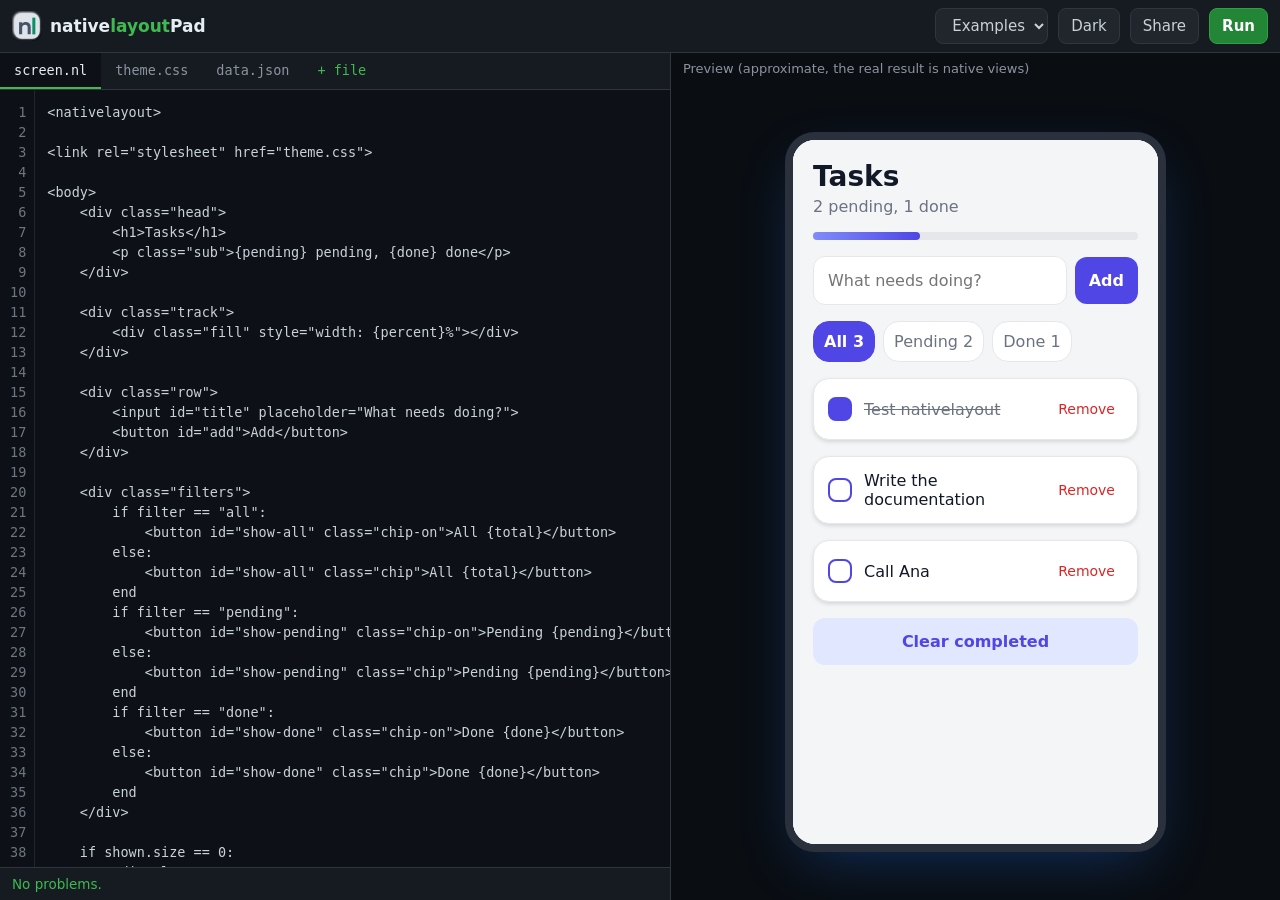
<file: pad/index.html>
<!doctype html>
<!--
  Author: Adilson C. Rafael (adilson889)
  Date: 2026-10-22

  This Source Code Form is subject to the terms of the Mozilla Public
  License, v. 2.0. If a copy of the MPL was not distributed with this
  file, You can obtain one at https://mozilla.org/MPL/2.0/.
-->
<html lang="en">
<head>
<meta charset="utf-8">
<meta name="viewport" content="width=device-width, initial-scale=1">
<meta name="description" content="NativeLayoutPad: write a .nl screen and see it live in your browser.">
<title>NativeLayoutPad</title>
<link rel="icon" href="data:image/svg+xml,%3Csvg xmlns='http://www.w3.org/2000/svg' viewBox='0 0 100 100'%3E%3Crect x='6' y='6' width='88' height='88' rx='26' fill='%23DFE4EB'/%3E%3Cpath fill='%2344546A' d='M33 70V40h7v3c1.6-2.2 4.8-3.4 8-3.4 7 0 11.5 4.2 11.5 11.2V70h-7V52c0-3.500-2-5.800-5.200-5.800-4.400 0-7.300 2.500-7.300 6.800V70z'/%3E%3Crect x='64' y='28' width='7' height='42' fill='%230C8F65'/%3E%3C/svg%3E">
<style>
*{box-sizing:border-box}
html,body{height:100%;margin:0}
body{background:#0D1117;color:#C9D1D9;font-family:system-ui,-apple-system,'Segoe UI',Roboto,sans-serif;font-size:15px;display:flex;flex-direction:column;overflow:hidden}
button,select{font:inherit;color:inherit}
.bar{display:flex;align-items:center;gap:10px;padding:8px 12px;background:#161B22;border-bottom:1px solid #30363D;flex-wrap:wrap}
.brand{display:flex;align-items:center;gap:8px;font-weight:700;font-size:17px;color:#E6EDF3;margin-right:auto}
.brand b{color:#3FB950}
.brand a{display:flex}
.btn{background:#21262D;border:1px solid #30363D;border-radius:8px;padding:7px 12px;cursor:pointer;min-height:36px}
.btn:hover{border-color:#8B949E}
.btn.on{background:#1F6FEB;border-color:#1F6FEB;color:#fff}
.btn.go{background:#238636;border-color:#2EA043;color:#fff;font-weight:600}
select.btn{padding-right:6px}
.main{flex:1;min-height:0;display:flex}
.pane{display:flex;flex-direction:column;min-width:0;min-height:0}
.ed{flex:1.1;border-right:1px solid #30363D}
.pv{flex:1;background:#0A0E13;align-items:center}
.tabs{display:flex;align-items:flex-end;background:#161B22;border-bottom:1px solid #30363D;overflow-x:auto;flex:none}
.tab{display:flex;align-items:center;gap:6px;padding:9px 14px;color:#8B949E;cursor:pointer;white-space:nowrap;border-bottom:2px solid transparent;font-family:ui-monospace,Menlo,Consolas,monospace;font-size:13.5px}
.tab.on{color:#E6EDF3;border-bottom-color:#3FB950;background:#0D1117}
.tab i{font-style:normal;color:#8B949E;padding:0 2px}
.tab i:hover{color:#F85149}
.tab.add{color:#3FB950}
.code{position:relative;flex:1;min-height:0;display:flex;background:#0D1117}
.gut{flex:none;overflow:hidden;padding:12px 8px 12px 10px;text-align:right;color:#6E7681;font-family:ui-monospace,Menlo,Consolas,monospace;font-size:13.5px;line-height:20px;user-select:none;background:#0D1117;border-right:1px solid #21262D}
.gut div.err{color:#fff;background:#DA3633;border-radius:3px}
.gut div.warn{color:#0D1117;background:#D29922;border-radius:3px}
textarea{flex:1;min-width:0;border:0;outline:0;resize:none;background:#0D1117;color:#C9D1D9;font-family:ui-monospace,Menlo,Consolas,monospace;font-size:13.5px;line-height:20px;padding:12px;white-space:pre;overflow:auto;tab-size:4}
.probs{flex:none;max-height:32%;overflow:auto;background:#161B22;border-top:1px solid #30363D;font-size:13.5px}
.probs .h{padding:6px 12px;color:#8B949E;font-size:12.5px;text-transform:uppercase;letter-spacing:.06em;position:sticky;top:0;background:#161B22}
.pr{display:flex;gap:10px;padding:7px 12px;cursor:pointer;border-top:1px solid #21262D}
.pr:hover{background:#1C2128}
.pr b{flex:none;font-family:ui-monospace,Menlo,Consolas,monospace;font-weight:600;color:#F85149}
.pr.w b{color:#D29922}
.pr small{display:block;color:#8B949E;margin-top:2px;font-family:ui-monospace,Menlo,Consolas,monospace;white-space:pre-wrap}
.ok{padding:8px 12px;color:#3FB950}
.pvh{display:flex;align-items:center;justify-content:space-between;width:100%;padding:8px 12px;color:#8B949E;font-size:13px;flex:none}
.stage{flex:1;min-height:0;width:100%;display:flex;align-items:center;justify-content:center;padding:12px}
.phone{height:100%;max-height:720px;aspect-ratio:9/17;max-width:100%;border:8px solid #2A313C;border-radius:30px;background:#fff;overflow:hidden;box-shadow:0 20px 60px -20px rgba(31,111,235,.4)}
.phone iframe{width:100%;height:100%;border:0;background:#fff;display:block}
.eng{color:#D29922}
.mtabs{display:none}
@media(max-width:820px){
  .main{flex-direction:column}
  .ed,.pv{flex:1;border:0}
  .mtabs{display:flex}
  body[data-v=code] .pv{display:none}
  body[data-v=view] .ed{display:none}
  .phone{max-height:none}
}
</style>
</head>
<body data-v="code">
<div class="bar">
  <div class="brand"><a href="../" title="nativelayout"><svg width="30" height="30" viewBox="3 3 94 94"><defs><filter id="sh" x="-30%" y="-30%" width="160%" height="160%"><feDropShadow dx="-3" dy="-3" stdDeviation="3" flood-color="#ffffff" flood-opacity=".9"/><feDropShadow dx="4" dy="5" stdDeviation="4" flood-color="#000" flood-opacity=".5"/></filter></defs><rect x="10" y="10" width="80" height="80" rx="24" fill="#DFE4EB" filter="url(#sh)"/><g transform="translate(50 50) scale(1.55) translate(-51 -49.8)"><path fill="#44546A" d="M35 66.7V42.2h6.2v2.4c1.4-1.9 4.3-3 7.1-3 6.2 0 10.2 3.7 10.2 9.9v15.2h-6.2V52.5c0-3.1-1.8-5.1-4.6-5.1-3.9 0-6.5 2.2-6.5 6V66.7z"/><rect x="61.8" y="32.9" width="6.1" height="33.8" fill="#0C8F65"/></g></svg></a><span>native<b>layout</b>Pad</span></div>
  <select id="ex" class="btn" aria-label="Examples"></select>
  <button id="dark" class="btn" title="Preview with the dark theme">Dark</button>
  <button id="share" class="btn">Share</button>
  <button id="run" class="btn go">Run</button>
</div>
<div class="tabs mtabs" id="mt"><div class="tab on" data-v="code">Code</div><div class="tab" data-v="view">Preview</div></div>
<div class="main">
  <div class="pane ed">
    <div class="tabs" id="tabs"></div>
    <div class="code"><div class="gut" id="gut"></div><textarea id="ta" spellcheck="false" autocapitalize="off" autocomplete="off" autocorrect="off"></textarea></div>
    <div class="probs" id="probs"></div>
  </div>
  <div class="pane pv">
    <div class="pvh"><span>Preview (approximate, the real result is native views)</span><span id="eng" class="eng"></span></div>
    <div class="stage"><div class="phone"><iframe id="fr" title="Preview" sandbox=""></iframe></div></div>
  </div>
</div>
<script src="nlweb.js"></script>
<script>
(function () {
  var EXAMPLES = {"Tasks": {"screen.nl": "<nativelayout>\n\n<link rel=\"stylesheet\" href=\"theme.css\">\n\n<body>\n    <div class=\"head\">\n        <h1>Tasks<\/h1>\n        <p class=\"sub\">{pending} pending, {done} done<\/p>\n    <\/div>\n\n    <div class=\"track\">\n        <div class=\"fill\" style=\"width: {percent}%\"><\/div>\n    <\/div>\n\n    <div class=\"row\">\n        <input id=\"title\" placeholder=\"What needs doing?\">\n        <button id=\"add\">Add<\/button>\n    <\/div>\n\n    <div class=\"filters\">\n        if filter == \"all\":\n            <button id=\"show-all\" class=\"chip-on\">All {total}<\/button>\n        else:\n            <button id=\"show-all\" class=\"chip\">All {total}<\/button>\n        end\n        if filter == \"pending\":\n            <button id=\"show-pending\" class=\"chip-on\">Pending {pending}<\/button>\n        else:\n            <button id=\"show-pending\" class=\"chip\">Pending {pending}<\/button>\n        end\n        if filter == \"done\":\n            <button id=\"show-done\" class=\"chip-on\">Done {done}<\/button>\n        else:\n            <button id=\"show-done\" class=\"chip\">Done {done}<\/button>\n        end\n    <\/div>\n\n    if shown.size == 0:\n        <div class=\"center\">\n            <p class=\"muted\">{empty}<\/p>\n        <\/div>\n    else:\n        for task in shown:\n            <div class=\"card\">\n                if task.done:\n                    <div class=\"box-on\"><\/div>\n                    <p class=\"t-done\">{task.title}<\/p>\n                else:\n                    <div class=\"box\"><\/div>\n                    <p class=\"t\">{task.title}<\/p>\n                end\n                <button class=\"remove\">Remove<\/button>\n            <\/div>\n        end\n    end\n\n    if done > 0:\n        <button id=\"clear\" class=\"ghost\">Clear completed<\/button>\n    end\n<\/body>\n\n<\/nativelayout>", "theme.css": ":root {\n        --bg: #F4F5F7;\n        --card: #FFFFFF;\n        --line: #E5E7EB;\n        --text: #111827;\n        --muted: #6B7280;\n        --accent: #4F46E5;\n        --accent-soft: #E0E7FF;\n        --danger: #DC2626;\n    }\n\n    @media (prefers-color-scheme: dark) {\n        :root {\n            --bg: #0F172A;\n            --card: #1E293B;\n            --line: #334155;\n            --text: #F1F5F9;\n            --muted: #94A3B8;\n            --accent-soft: #312E81;\n        }\n    }\n\n    body    { background: var(--bg); color: var(--text); padding: 1.25rem; gap: 1rem; }\n    p       { margin: 0; }\n    h1      { margin: 0; font-size: 1.75rem; font-weight: bold; }\n    .head   { gap: 0.25rem; }\n    .sub    { color: var(--muted); }\n    .muted  { color: var(--muted); }\n\n    .track  { background: var(--line); border-radius: 0.5rem; height: 0.5rem; }\n    .fill   { background: linear-gradient(90deg, #818CF8, #4F46E5); border-radius: 0.5rem; height: 0.5rem; }\n\n    .row    { flex-direction: row; align-items: center; gap: 0.5rem; }\n    #title  { flex: 1; color: var(--text); background: var(--card); border: 1px solid var(--line); border-radius: 0.75rem; padding: 0.875rem; }\n    #add    { background: var(--accent); color: #FFFFFF; font-weight: bold; border-radius: 0.75rem; padding: 0.875rem; }\n    #add:pressed { background: #4338CA; }\n\n    .filters { flex-direction: row; gap: 0.5rem; }\n    .chip    { background: var(--card); color: var(--muted); border: 1px solid var(--line); border-radius: 1rem; padding: 0.625rem; }\n    .chip:pressed { background: var(--accent-soft); }\n    .chip-on { background: var(--accent); color: #FFFFFF; font-weight: bold; border: 1px solid var(--accent); border-radius: 1rem; padding: 0.625rem; }\n\n    .card   { flex-direction: row; align-items: center; gap: 0.75rem; background: var(--card); border: 1px solid var(--line); border-radius: 1rem; padding: 0.875rem; box-shadow: 0 2px 4px rgba(0, 0, 0, 0.12); }\n    .card:pressed { background: var(--accent-soft); }\n    .box    { width: 1.5rem; height: 1.5rem; border: 2px solid var(--accent); border-radius: 0.5rem; }\n    .box-on { width: 1.5rem; height: 1.5rem; background: var(--accent); border: 2px solid var(--accent); border-radius: 0.5rem; }\n    .t      { flex: 1; font-size: 1rem; }\n    .t-done { flex: 1; font-size: 1rem; color: var(--muted); text-decoration: line-through; }\n    .remove { background: transparent; color: var(--danger); font-size: 0.875rem; padding: 0.5rem; }\n    .remove:pressed { background: #FEE2E2; }\n\n    .center { align-items: center; padding: 2rem; }\n    .ghost  { background: var(--accent-soft); color: var(--accent); font-weight: bold; border-radius: 0.75rem; padding: 0.875rem; }\n    .ghost:pressed { background: #C7D2FE; }\n", "data.json": "{\n  \"pending\": 2,\n  \"done\": 1,\n  \"total\": 3,\n  \"percent\": 33,\n  \"filter\": \"all\",\n  \"empty\": \"Nothing to do.\",\n  \"shown\": [\n    {\n      \"title\": \"Test nativelayout\",\n      \"done\": true\n    },\n    {\n      \"title\": \"Write the documentation\",\n      \"done\": false\n    },\n    {\n      \"title\": \"Call Ana\",\n      \"done\": false\n    }\n  ]\n}"}, "Hello": {"screen.nl": "<nativelayout>\n<link rel=\"stylesheet\" href=\"theme.css\">\n\n<body>\n    <h1>Hello, {name}<\/h1>\n\n    if items.size == 0:\n        <p class=\"muted\">Nothing yet.<\/p>\n    else:\n        for item in items:\n            <div class=\"card\">\n                <p>{item}<\/p>\n            <\/div>\n        end\n    end\n\n    <button id=\"go\">Say hi<\/button>\n<\/body>\n<\/nativelayout>\n", "theme.css": ":root { --bg: #F2F2F2; --card: #FFFFFF; --accent: #2F81F7; }\n\n@media (prefers-color-scheme: dark) {\n    :root { --bg: #0D1117; --card: #161B22; }\n}\n\nbody  { background: var(--bg); padding: 1.25rem; gap: 0.75rem; }\nh1    { margin: 0; font-size: 1.75rem; font-weight: bold; }\n.muted { color: #6B7280; }\n.card { background: var(--card); border-radius: 0.75rem; padding: 0.875rem; box-shadow: 0 2px 4px #0003; }\n#go   { background: var(--accent); color: #FFFFFF; font-weight: bold; border-radius: 0.75rem; padding: 0.875rem; }\n#go:pressed { background: #1F6FE0; }\n", "data.json": "{\n  \"name\": \"world\",\n  \"items\": [\n    \"First\",\n    \"Second\",\n    \"Third\"\n  ]\n}"}, "Absolute": {"screen.nl": "<nativelayout>\n<link rel=\"stylesheet\" href=\"theme.css\">\n\n<body>\n    <h1>Inbox<\/h1>\n\n    <div class=\"tile\">\n        <p>Messages<\/p>\n        <p class=\"badge\">{count}<\/p>\n    <\/div>\n<\/body>\n<\/nativelayout>\n", "theme.css": "body  { background: #0D1117; color: #C9D1D9; padding: 1.25rem; gap: 1rem; }\nh1    { margin: 0; font-size: 1.75rem; font-weight: bold; }\n.tile { background: #161B22; border: 1px solid #30363D; border-radius: 0.75rem; padding: 1.5rem; }\n.badge {\n    position: absolute; top: 0.5rem; right: 0.5rem; z-index: 2;\n    background: #F85149; color: #FFFFFF; font-weight: bold;\n    border-radius: 1rem; padding: 0.25rem;\n}\n", "data.json": "{\n  \"count\": 3\n}"}};
  var MAIN = 'screen.nl', FIXED = ['screen.nl', 'theme.css', 'data.json'];
  var $ = function (id) { return document.getElementById(id); };
  var ta = $('ta'), gut = $('gut'), tabs = $('tabs'), probs = $('probs'), fr = $('fr');
  var st = { files: {}, cur: MAIN, dark: false, problems: [] };
  var timer = null;

  function store(k, v) { try { if (v === undefined) return localStorage.getItem(k); localStorage.setItem(k, v); } catch (e) {} return null; }
  function clone(o) { return JSON.parse(JSON.stringify(o)); }

  // ---------- state ----------
  function load() {
    var h = location.hash.slice(1), f = null;
    if (h.indexOf('s=') === 0) {
      try { f = JSON.parse(decodeURIComponent(escape(atob(h.slice(2))))); } catch (e) { f = null; }
    }
    if (!f) { try { f = JSON.parse(store('nlpad.files')); } catch (e) { f = null; } }
    st.files = (f && f[MAIN] !== undefined) ? f : clone(EXAMPLES.Tasks);
    st.dark = store('nlpad.dark') === '1';
    $('dark').classList.toggle('on', st.dark);
  }
  function save() { store('nlpad.files', JSON.stringify(st.files)); }

  // ---------- tabs and editor ----------
  function drawTabs() {
    tabs.innerHTML = '';
    Object.keys(st.files).forEach(function (n) {
      var t = document.createElement('div');
      t.className = 'tab' + (n === st.cur ? ' on' : '');
      t.textContent = n;
      t.onclick = function () { st.cur = n; drawTabs(); show(); };
      if (FIXED.indexOf(n) < 0) {
        var x = document.createElement('i'); x.textContent = 'x';
        x.onclick = function (e) { e.stopPropagation(); if (confirm('Delete ' + n + '?')) { delete st.files[n]; st.cur = MAIN; drawTabs(); show(); save(); run(); } };
        t.appendChild(x);
      }
      tabs.appendChild(t);
    });
    var a = document.createElement('div');
    a.className = 'tab add'; a.textContent = '+ file';
    a.onclick = function () {
      var n = (prompt('File name (for example card.nl or extra.css)') || '').trim();
      if (!n) return;
      if (!/^[\w.\-\/]+\.(nl|css)$/i.test(n)) { alert('Use a name that ends in .nl or .css'); return; }
      if (st.files[n] === undefined) st.files[n] = /\.nl$/i.test(n) ? '<nativelayout>\n<body>\n    <p>New component</p>\n</body>\n</nativelayout>\n' : '';
      st.cur = n; drawTabs(); show(); save();
    };
    tabs.appendChild(a);
  }
  function show() { ta.value = st.files[st.cur] || ''; gutter(); }
  function gutter() {
    var n = ta.value.split('\n').length, m = {};
    st.problems.forEach(function (p) { if (p.file === st.cur) m[p.line] = Math.min(m[p.line] || 9, p.w ? 1 : 0) ; });
    var s = '';
    for (var i = 1; i <= n; i++) {
      var c = m[i] === 0 ? ' class="err"' : (m[i] === 1 ? ' class="warn"' : '');
      s += '<div' + c + '>' + i + '</div>';
    }
    gut.innerHTML = s;
    gut.scrollTop = ta.scrollTop;
  }
  ta.addEventListener('input', function () {
    st.files[st.cur] = ta.value; gutter(); save();
    clearTimeout(timer); timer = setTimeout(run, 350);
  });
  ta.addEventListener('scroll', function () { gut.scrollTop = ta.scrollTop; });
  ta.addEventListener('keydown', function (e) {
    if (e.key === 'Tab') {
      e.preventDefault();
      var s = ta.selectionStart, en = ta.selectionEnd;
      ta.value = ta.value.slice(0, s) + '    ' + ta.value.slice(en);
      ta.selectionStart = ta.selectionEnd = s + 4;
      ta.dispatchEvent(new Event('input'));
    }
  });
  function goLine(n) {
    var lines = ta.value.split('\n'), pos = 0;
    for (var i = 0; i < n - 1 && i < lines.length; i++) pos += lines[i].length + 1;
    ta.focus(); ta.setSelectionRange(pos, pos + (lines[n - 1] || '').length);
    ta.scrollTop = Math.max(0, (n - 4) * 20);
  }

  // ---------- run ----------
  var BASE = 'html,body{margin:0}*{box-sizing:border-box}' +
    'body{font-family:system-ui,sans-serif;font-size:16px;color:#111}' +
    'div,header,footer,fieldset,dialog,ul,li,legend{display:flex;flex-direction:column;position:relative}' +
    'body>div:first-child{min-height:100vh}' +
    'p,h1,h2,h3,span{margin:0}h1{font-size:2em;font-weight:700}h2{font-size:1.5em;font-weight:700}h3{font-size:1.17em;font-weight:700}' +
    'button{border:0;background:#E5E7EB;font:inherit;padding:.6rem;border-radius:.4rem}' +
    'input,textarea{font:inherit;border:1px solid #ccc;padding:.6rem;border-radius:.4rem;min-width:0}' +
    'input[type=checkbox]{width:1.3rem;height:1.3rem}' +
    'header{position:sticky;top:0;z-index:5;flex-direction:row;align-items:center}footer{position:sticky;bottom:0;z-index:5}' +
    'dialog{position:fixed;inset:0;margin:0;border:0;padding:0;z-index:9;background:rgba(0,0,0,.5);justify-content:center}' +
    'img{max-width:100%;background:#ddd;min-width:1.5rem;min-height:1.5rem}' +
    'fieldset{border:1px solid #BDBDBD;border-radius:.4rem;padding:.5rem}';
  function frame(html, dark) {
    var bg = dark ? '#0D1117' : '#fff';
    return '<!doctype html><html><head><meta charset="utf-8"><meta name="color-scheme" content="' + (dark ? 'dark' : 'light') + '">' +
      '<style>' + BASE + 'html{background:' + bg + '}</style></head><body>' + html + '</body></html>';
  }
  function setProblems(list) {
    st.problems = list; gutter();
    if (!list.length) { probs.innerHTML = '<div class="ok">No problems.</div>'; return; }
    probs.innerHTML = '<div class="h">Problems (' + list.length + ')</div>';
    list.forEach(function (p) {
      var d = document.createElement('div'); d.className = 'pr' + (p.w ? ' w' : '');
      var b = document.createElement('b'); b.textContent = 'L' + p.line;
      var t = document.createElement('div'); t.textContent = p.message;
      if (p.extra) { var s = document.createElement('small'); s.textContent = p.extra; t.appendChild(s); }
      d.appendChild(b); d.appendChild(t);
      d.onclick = function () { if (st.cur !== MAIN) { st.cur = MAIN; drawTabs(); show(); } goLine(p.line); if (document.body.getAttribute('data-v') === 'view') setView('code'); };
      probs.appendChild(d);
    });
  }
  function run() {
    if (typeof window.nlRender !== 'function') {
      $('eng').textContent = 'engine not loaded (nlweb.js)';
      setProblems([{ line: 1, message: 'The engine (nlweb.js) is not loaded. Run the "Pad (web build)" workflow on GitHub.', file: MAIN }]);
      return;
    }
    $('eng').textContent = '';
    var files = {};
    Object.keys(st.files).forEach(function (n) { if (n !== 'data.json') files[n] = st.files[n]; });
    var r;
    try { r = JSON.parse(window.nlRender(st.files[MAIN], JSON.stringify(files), st.files['data.json'] || '', st.dark)); }
    catch (e) { r = { ok: false, line: 1, message: String(e && e.message || e), context: '' }; }
    if (r.ok) {
      fr.srcdoc = frame(r.html, st.dark);
      setProblems(r.warnings.map(function (w) { return { line: w.line, message: w.message, w: true, file: MAIN }; }));
    } else {
      var isData = /^Data tab/.test(r.message);
      setProblems([{ line: r.line, message: r.message, extra: [r.context, r.suggestion ? 'Suggestion: ' + r.suggestion : ''].filter(Boolean).join('\n'), file: isData ? 'data.json' : MAIN }]);
    }
  }

  // ---------- header buttons ----------
  var ex = $('ex');
  ex.innerHTML = '<option value="">Examples</option>' + Object.keys(EXAMPLES).map(function (k) { return '<option>' + k + '</option>'; }).join('');
  ex.onchange = function () {
    if (!ex.value) return;
    if (confirm('Replace the current files with the "' + ex.value + '" example?')) { st.files = clone(EXAMPLES[ex.value]); st.cur = MAIN; drawTabs(); show(); save(); run(); }
    ex.value = '';
  };
  $('dark').onclick = function () { st.dark = !st.dark; store('nlpad.dark', st.dark ? '1' : '0'); this.classList.toggle('on', st.dark); run(); };
  $('run').onclick = run;
  $('share').onclick = function () {
    var url = location.href.split('#')[0] + '#s=' + btoa(unescape(encodeURIComponent(JSON.stringify(st.files))));
    history.replaceState(null, '', url);
    if (navigator.clipboard) navigator.clipboard.writeText(url).then(function () { flash('Link copied'); }, function () { prompt('Copy the link', url); });
    else prompt('Copy the link', url);
  };
  function flash(t) { var b = $('share'), o = b.textContent; b.textContent = t; setTimeout(function () { b.textContent = o; }, 1500); }
  function setView(v) {
    document.body.setAttribute('data-v', v);
    [].forEach.call($('mt').children, function (c) { c.classList.toggle('on', c.getAttribute('data-v') === v); });
  }
  [].forEach.call($('mt').children, function (c) { c.onclick = function () { setView(c.getAttribute('data-v')); }; });

  load(); drawTabs(); show();
  if (window.nlRender) run(); else window.addEventListener('load', run);
})();
</script>
</body>
</html>
</file>
